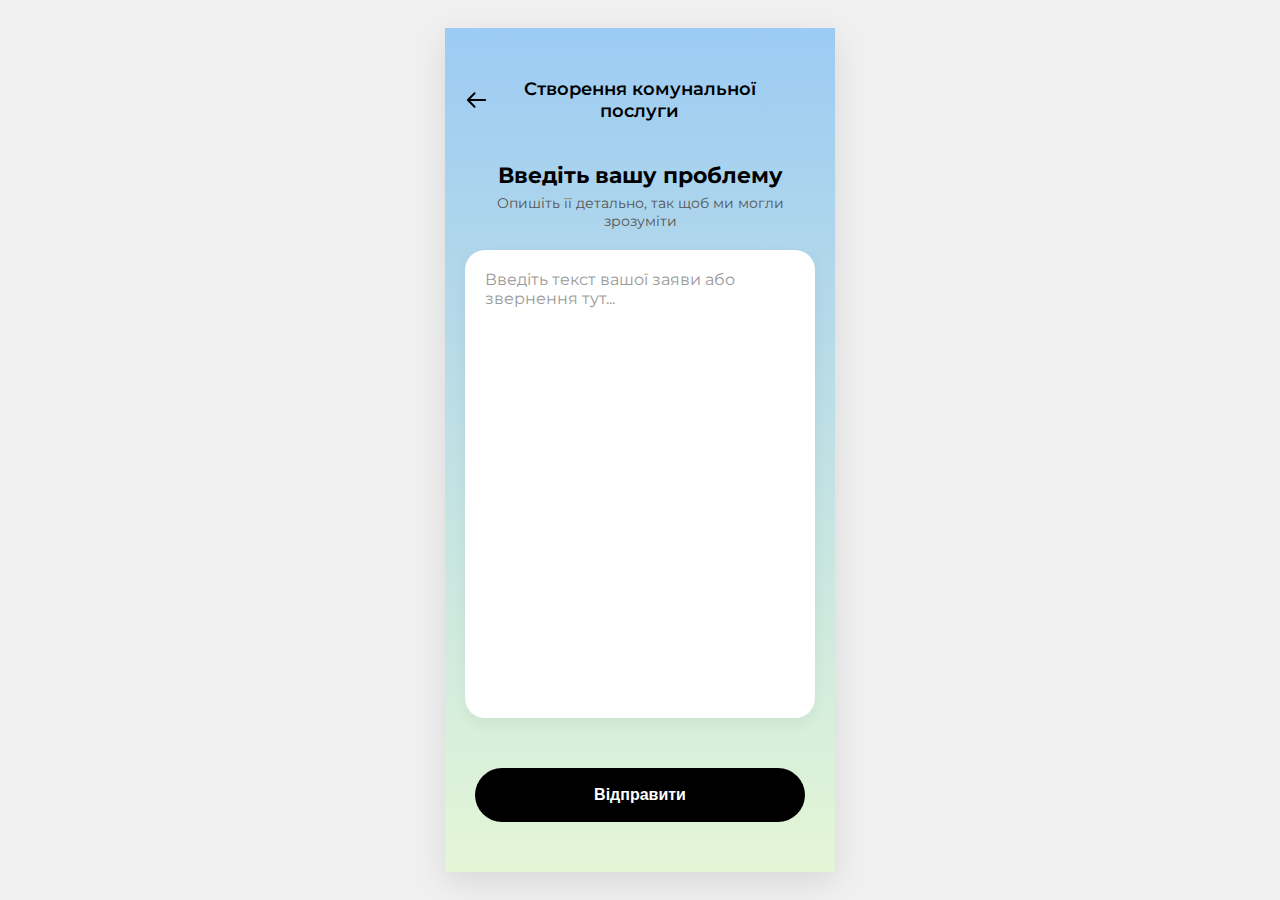
<file: Komunalservice/index.html>
<!DOCTYPE html>
<html lang="uk">
<head>
    <meta charset="UTF-8">
    <meta name="viewport" content="width=device-width, initial-scale=1.0">
    <title>Mobile Dia Komunal servise</title>
    
    <link rel="preconnect" href="https://fonts.googleapis.com">
    <link rel="preconnect" href="https://fonts.gstatic.com" crossorigin>
    <link href="https://fonts.googleapis.com/css2?family=Montserrat:wght@400;500;600;700&display=swap" rel="stylesheet">

    <link rel="stylesheet" href="styles.css">
</head>
<body>

    <div class="mobile-screen">
        
        <div id="page-1" class="page-container">
            <div class="header">
                <svg class="back-arrow" id="back-btn" xmlns="http://www.w3.org/2000/svg" fill="none" viewBox="0 0 24 24" stroke="currentColor">
                    <path stroke-linecap="round" stroke-linejoin="round" stroke-width="2" d="M10 19l-7-7m0 0l7-7m-7 7h18" />
                </svg>
                <div class="header-title">Створення комунальної послуги</div>
            </div>

            <div class="content">
                <div class="text-group">
                    <div class="main-title">Введіть вашу проблему</div>
                    <div class="subtitle">Опишіть її детально, так щоб ми могли зрозуміти</div>
                </div>
                <textarea id="user-input" class="input-card" placeholder="Введіть текст вашої заяви або звернення тут..."></textarea>
            </div>

            <div class="footer">
                <button class="btn-black" id="action-btn">Відправити</button>
            </div>
        </div>

        <div id="page-2" class="page-container" style="display: none;">
            
            <div class="header">
                <svg class="back-arrow" id="back-btn-2" xmlns="http://www.w3.org/2000/svg" fill="none" viewBox="0 0 24 24" stroke="currentColor">
                    <path stroke-linecap="round" stroke-linejoin="round" stroke-width="2" d="M10 19l-7-7m0 0l7-7m-7 7h18" />
                </svg>
                <div class="header-title">Ваша заява</div>
            </div>

            <div class="content display-area">
                <div class="display-card-large">
                    <p id="result-text" class="result-text">
                        </p>
                </div>
            </div>

            <div class="bottom-floating-card">
                <div class="bottom-label">Маєте ще одну скаргу? Опишіть її нижче:</div>
                
                <input type="text" id="new-complaint-input" class="small-input" placeholder="Короткий опис...">
                
                <button id="new-complaint-btn" class="btn-black" style="margin-top: 15px;">Надіслати ще раз</button>
            </div>

        </div>

    </div>

    <script src="script.js"></script>
</body>
</html>
</file>
<file: Komunalservice/styles.css>
/* Скидання та база */
* {
    box-sizing: border-box;
    margin: 0;
    padding: 0;
}

body {
    font-family: 'Montserrat', sans-serif;
    display: flex;
    justify-content: center;
    align-items: center;
    min-height: 100vh;
    background-color: #f0f0f0;
}

.mobile-screen {
    width: 100%;
    max-width: 390px;
    height: 844px;
    background: linear-gradient(180deg, #9ccbf3 0%, #e4f6d6 100%);
    position: relative;
    display: flex;
    flex-direction: column;
    overflow: hidden;
    box-shadow: 0 10px 30px rgba(0,0,0,0.1);
}

.page-container {
    width: 100%;
    height: 100%;
    display: flex;
    flex-direction: column;
}

/* Хедер */
.header {
    padding: 20px;
    padding-top: 50px;
    display: flex;
    align-items: center;
    flex-shrink: 0; 
}

.back-arrow {
    width: 24px;
    height: 24px;
    cursor: pointer;
    transition: transform 0.1s ease, opacity 0.1s ease;
}

.back-arrow:active {
    transform: scale(0.85) translateX(-3px);
    opacity: 0.6;
}

.header-title {
    flex-grow: 1;
    text-align: center;
    font-weight: 600;
    font-size: 18px;
    margin-right: 24px; 
}

/* Контент */
.content {
    flex: 1; 
    display: flex;
    flex-direction: column;
    padding: 20px; 
    width: 100%;
    overflow: hidden; 
}

.text-group {
    text-align: center;
    margin-bottom: 20px; 
    width: 100%;
}

.main-title {
    font-size: 22px;
    font-weight: bold;
    margin-bottom: 5px;
    color: #000;
}

.subtitle {
    font-size: 14px;
    color: #555;
}

/* Інпут першої сторінки */
.input-card {
    width: 100%;
    height: 100%; 
    background-color: #ffffff;
    border-radius: 20px;
    border: none;
    padding: 20px;
    font-size: 16px;
    font-family: inherit;
    color: #333;
    resize: none;
    outline: none;
    box-shadow: 0 5px 15px rgba(0,0,0,0.05);
}

.input-card::placeholder { color: #999; }

.footer {
    padding: 30px;
    display: flex;
    justify-content: center;
    margin-bottom: 20px;
    flex-shrink: 0;
}

.btn-black {
    background-color: #000;
    color: #fff;
    border: none;
    border-radius: 50px;
    padding: 18px 60px;
    font-size: 16px;
    font-weight: 600;
    cursor: pointer;
    width: 100%;
    transition: transform 0.1s;
}

.btn-black:active { transform: scale(0.98); }

/* === СТИЛІ ДЛЯ СТОРІНКИ 2 === */

/* Зона виводу тексту */
.display-area {
    padding: 20px;
    padding-bottom: 10px; 
}

.display-card-large {
    width: 100%;
    height: 100%;
    background-color: rgba(255, 255, 255, 0.5); 
    border-radius: 20px;
    padding: 20px;
    overflow-y: auto;
    box-shadow: inset 0 0 10px rgba(0,0,0,0.05); 
}

.result-text {
    font-size: 18px;
    color: #333;
    line-height: 1.5;
}

/* Плаваюча нижня картка */
.bottom-floating-card {
    background-color: #ffffff; 
    border-radius: 25px;       
    padding: 20px;
    
    /* ВІДСТУПИ  */
    margin-left: 20px;
    margin-right: 20px;
    margin-bottom: 40px; 
    
    box-shadow: 0 10px 30px rgba(0,0,0,0.15); 
    display: flex;
    flex-direction: column;
    flex-shrink: 0; 
}

.bottom-label {
    font-size: 14px;
    font-weight: bold;
    margin-bottom: 10px;
    color: #222;
}

.small-input {
    width: 100%;
    padding: 15px;
    border-radius: 15px;
    border: 1px solid #eee;
    background-color: #f9f9f9;
    outline: none;
    font-size: 16px;
}
</file>
